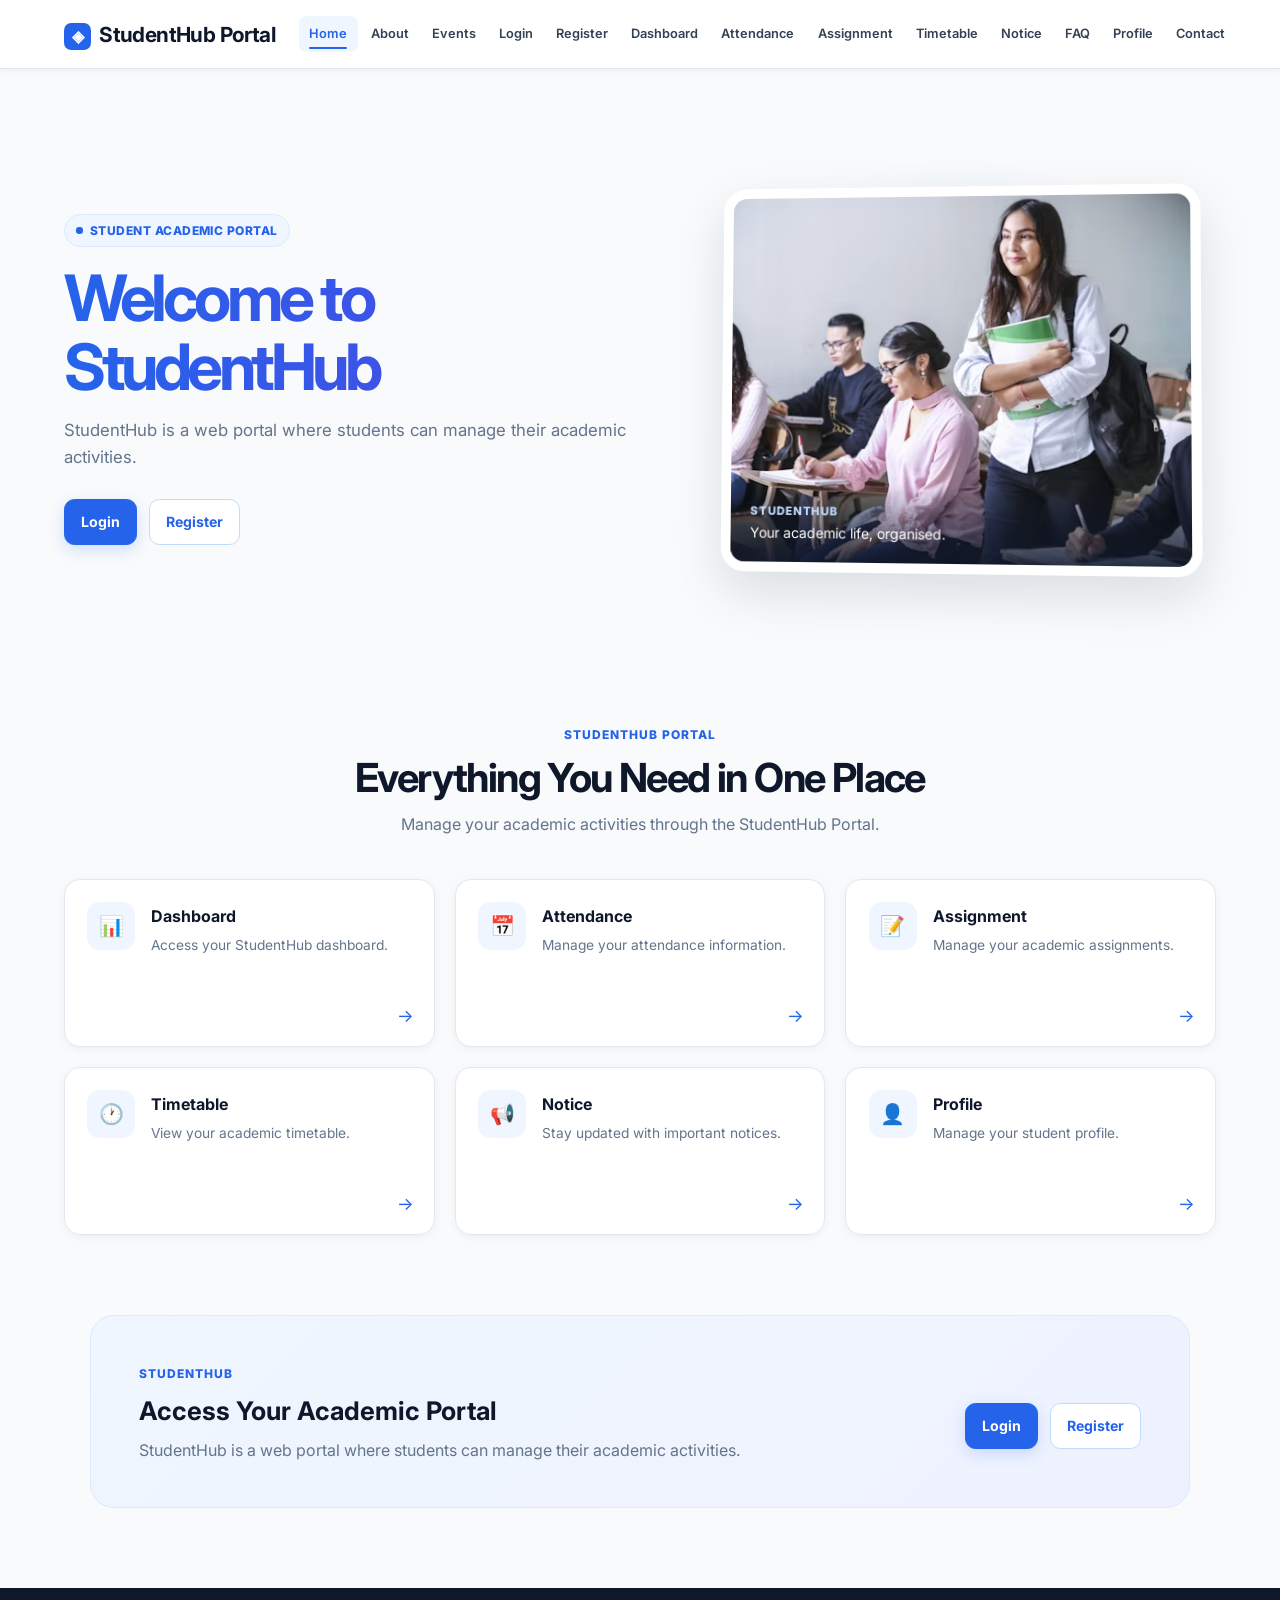
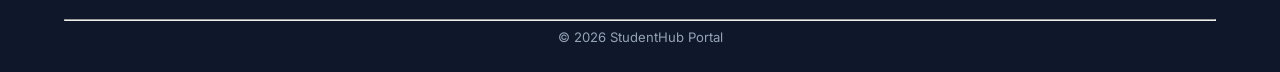
<file: pages/index.html>
<!DOCTYPE html>
<html lang="en">

<head>
    <meta charset="UTF-8">

    <meta name="viewport" content="width=device-width, initial-scale=1.0">

    <meta name="description"
        content="StudentHub Portal - Manage your academic activities in one place.">

    <title>StudentHub - Home</title>

    <link rel="stylesheet" href="../style.css">
   
</head>

<body>

    <!-- ================= HEADER ================= -->
    <header>

        <div class="logo-section">
            <h1>StudentHub Portal</h1>
        </div>

        <nav aria-label="Main Navigation">

            <a href="index.html">Home</a>

            <a href="about.html">About</a>

            <a href="events.html">Events</a>

            <a href="login.html">Login</a>

            <a href="register.html">Register</a>

            <a href="dashboard.html">Dashboard</a>

            <a href="attendance.html">Attendance</a>

            <a href="assignment.html">Assignment</a>

            <a href="timetable.html">Timetable</a>

            <a href="notice.html">Notice</a>

            <a href="faq.html">FAQ</a>

            <a href="profile.html">Profile</a>

            <a href="contact.html">Contact</a>

        </nav>

    </header>


    <!-- ================= MAIN CONTENT ================= -->
    <main>

        <!-- Hero Section -->
        <section class="hero">

            <div class="hero-content">

                <span class="hero-badge">
                    Student Academic Portal
                </span>

                <h2>
                    Welcome to StudentHub
                </h2>

                <p>
                    StudentHub is a web portal where students can manage their academic activities.
                </p>

                <div class="hero-buttons">

                    <a href="login.html" class="btn">
                        Login
                    </a>

                    <a href="register.html" class="btn btn-secondary">
                        Register
                    </a>

                </div>

            </div>


            <div class="hero-visual">

                <figure class="hero-photo">
                    <img
                        src="../assets/student-classroom.png"
                        alt="University students attending a class"
                    >
                    <figcaption>
                        <span>StudentHub</span>
                        Your academic life, organised.
                    </figcaption>
                </figure>

            </div>

        </section>


        <!-- ================= FEATURES ================= -->
        <section class="features">

            <div class="section-heading">

                <span>StudentHub Portal</span>

                <h3>
                    Everything You Need in One Place
                </h3>

                <p>
                    Manage your academic activities through the StudentHub Portal.
                </p>

            </div>


            <div class="feature-grid">


                <!-- Dashboard -->
                <a href="dashboard.html" class="feature-card">

                    <div class="feature-icon">
                        📊
                    </div>

                    <div>
                        <h4>Dashboard</h4>

                        <p>
                            Access your StudentHub dashboard.
                        </p>
                    </div>

                    <span class="feature-arrow">
                        →
                    </span>

                </a>


                <!-- Attendance -->
                <a href="attendance.html" class="feature-card">

                    <div class="feature-icon">
                        📅
                    </div>

                    <div>
                        <h4>Attendance</h4>

                        <p>
                            Manage your attendance information.
                        </p>
                    </div>

                    <span class="feature-arrow">
                        →
                    </span>

                </a>


                <!-- Assignment -->
                <a href="assignment.html" class="feature-card">

                    <div class="feature-icon">
                        📝
                    </div>

                    <div>
                        <h4>Assignment</h4>

                        <p>
                            Manage your academic assignments.
                        </p>
                    </div>

                    <span class="feature-arrow">
                        →
                    </span>

                </a>


                <!-- Timetable -->
                <a href="timetable.html" class="feature-card">

                    <div class="feature-icon">
                        🕐
                    </div>

                    <div>
                        <h4>Timetable</h4>

                        <p>
                            View your academic timetable.
                        </p>
                    </div>

                    <span class="feature-arrow">
                        →
                    </span>

                </a>


                <!-- Notice -->
                <a href="notice.html" class="feature-card">

                    <div class="feature-icon">
                        📢
                    </div>

                    <div>
                        <h4>Notice</h4>

                        <p>
                            Stay updated with important notices.
                        </p>
                    </div>

                    <span class="feature-arrow">
                        →
                    </span>

                </a>


                <!-- Profile -->
                <a href="profile.html" class="feature-card">

                    <div class="feature-icon">
                        👤
                    </div>

                    <div>
                        <h4>Profile</h4>

                        <p>
                            Manage your student profile.
                        </p>
                    </div>

                    <span class="feature-arrow">
                        →
                    </span>

                </a>

            </div>

        </section>


        <!-- ================= PORTAL ACCESS ================= -->
        <section class="portal-access">

            <div>

                <span class="section-label">
                    StudentHub
                </span>

                <h3>
                    Access Your Academic Portal
                </h3>

                <p>
                    StudentHub is a web portal where students can manage their academic activities.
                </p>

            </div>


            <div class="access-buttons">

                <a href="login.html" class="btn">
                    Login
                </a>

                <a href="register.html" class="btn btn-secondary">
                    Register
                </a>

            </div>

        </section>

    </main>


    <!-- ================= FOOTER ================= -->
    <footer>

        <hr>

        <p>
            © 2026 StudentHub Portal
        </p>

    </footer>


    <!-- ================= JAVASCRIPT ================= -->
<script src="../js/script.js"></script>
</body>

</html>
</file>
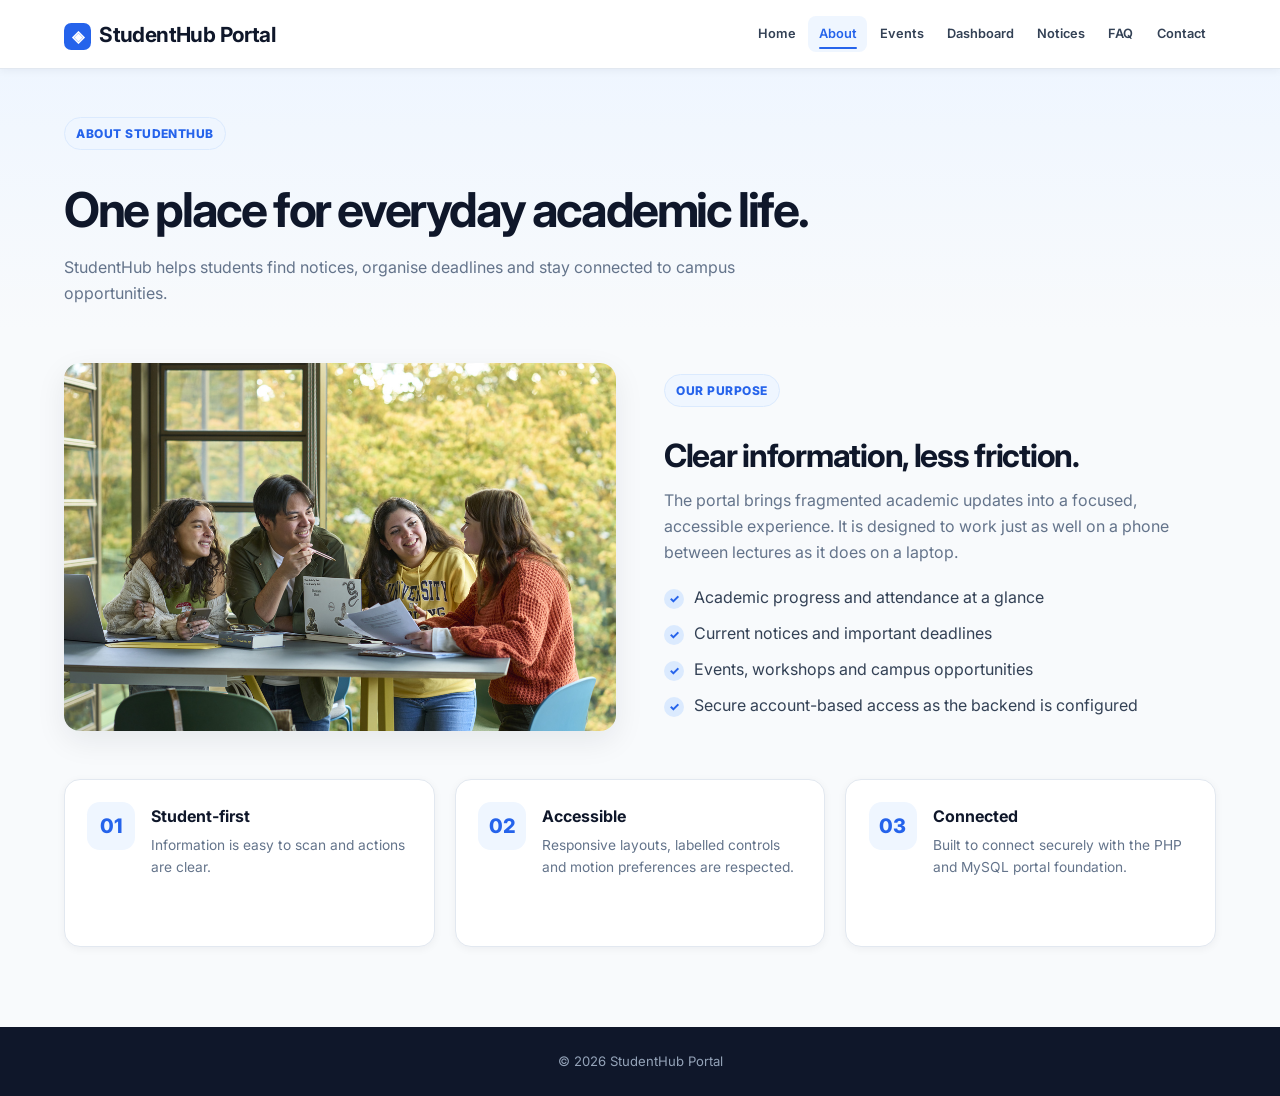
<file: pages/about.html>
<!doctype html><html lang="en"><head><meta charset="utf-8"><meta name="viewport" content="width=device-width,initial-scale=1"><title>About | StudentHub</title><link rel="stylesheet" href="../style.css"><link rel="stylesheet" href="../portal.css"></head><body><header><div class="logo-section"><h1>StudentHub Portal</h1></div><nav aria-label="Main navigation"><a href="index.html">Home</a><a href="about.html">About</a><a href="events.html">Events</a><a href="dashboard.html">Dashboard</a><a href="notice.html">Notices</a><a href="faq.html">FAQ</a><a href="contact.html">Contact</a></nav></header><main><section class="page-hero"><div class="inner"><span class="eyebrow">About StudentHub</span><h2>One place for everyday academic life.</h2><p>StudentHub helps students find notices, organise deadlines and stay connected to campus opportunities.</p></div></section><section class="page-shell"><div class="about-layout"><img src="../assets/DSC2576.jpg" alt="Students in a campus learning space"><div><span class="eyebrow">Our purpose</span><h2>Clear information, less friction.</h2><p class="muted">The portal brings fragmented academic updates into a focused, accessible experience. It is designed to work just as well on a phone between lectures as it does on a laptop.</p><ul class="check-list"><li>Academic progress and attendance at a glance</li><li>Current notices and important deadlines</li><li>Events, workshops and campus opportunities</li><li>Secure account-based access as the backend is configured</li></ul></div></div><div class="feature-grid"><article class="feature-card"><div class="feature-icon">01</div><div><h4>Student-first</h4><p>Information is easy to scan and actions are clear.</p></div></article><article class="feature-card"><div class="feature-icon">02</div><div><h4>Accessible</h4><p>Responsive layouts, labelled controls and motion preferences are respected.</p></div></article><article class="feature-card"><div class="feature-icon">03</div><div><h4>Connected</h4><p>Built to connect securely with the PHP and MySQL portal foundation.</p></div></article></div></section></main><footer><p>© 2026 StudentHub Portal</p></footer><script src="../js/script.js"></script></body></html>
</file>
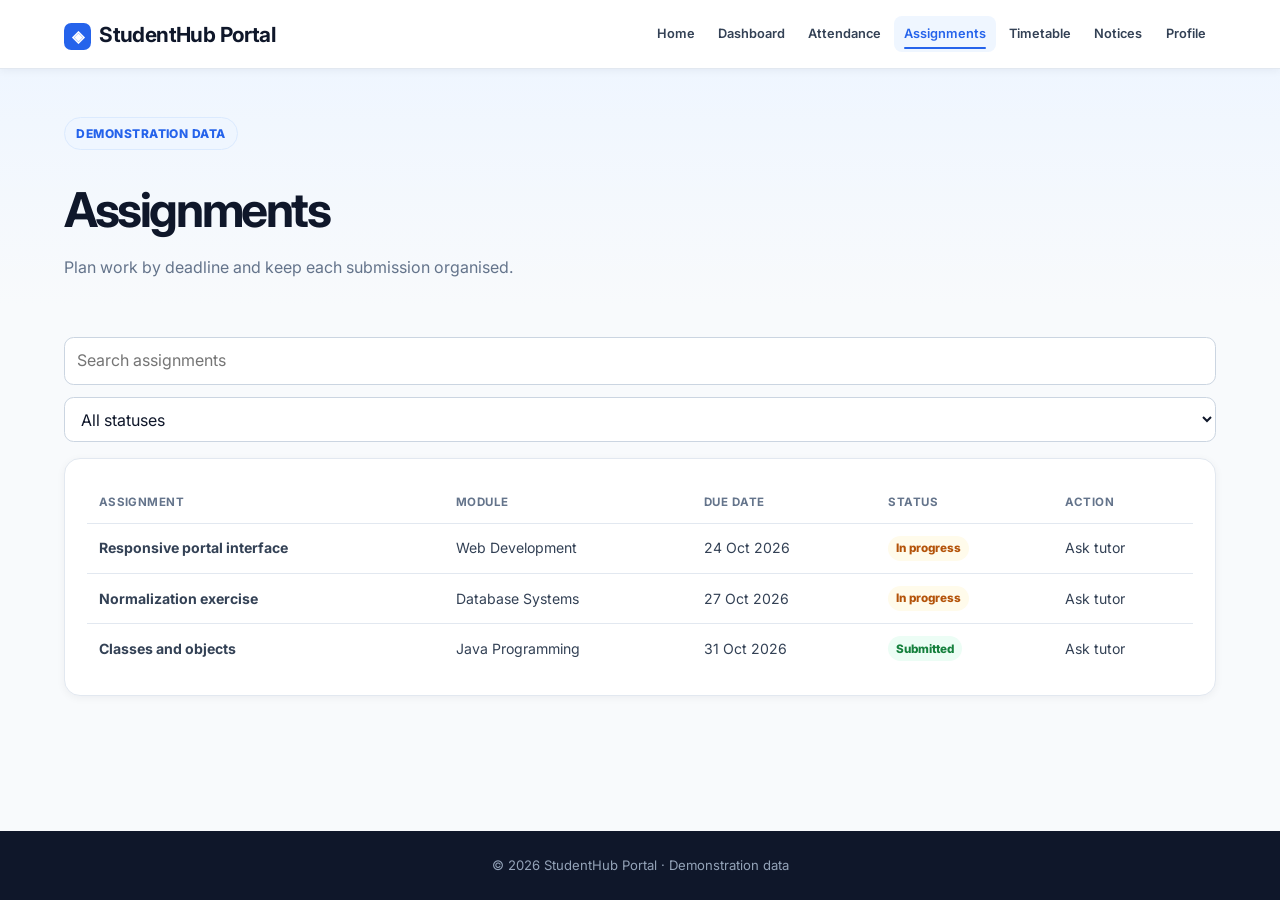
<file: pages/assignment.html>
<!doctype html><html lang="en"><head><meta charset="utf-8"><meta name="viewport" content="width=device-width,initial-scale=1"><title>Assignments | StudentHub</title><link rel="stylesheet" href="../style.css"></head><body><header><div class="logo-section"><h1>StudentHub Portal</h1></div><nav aria-label="Main navigation"><a href="index.html">Home</a><a href="dashboard.html">Dashboard</a><a href="attendance.html">Attendance</a><a href="assignment.html">Assignments</a><a href="timetable.html">Timetable</a><a href="notice.html">Notices</a><a href="profile.html">Profile</a></nav></header><main><section class="page-hero"><div class="inner"><span class="eyebrow">Demonstration data</span><h2>Assignments</h2><p>Plan work by deadline and keep each submission organised.</p></div></section><section class="page-shell"><div class="search-row"><input data-table-search="#assignmentTable" type="search" aria-label="Search assignments" placeholder="Search assignments"><select aria-label="Filter by status"><option>All statuses</option><option>In progress</option><option>Submitted</option></select></div><article class="card"><table id="assignmentTable" class="data-table"><thead><tr><th>Assignment</th><th>Module</th><th>Due date</th><th>Status</th><th>Action</th></tr></thead><tbody><tr><td><strong>Responsive portal interface</strong></td><td>Web Development</td><td>24 Oct 2026</td><td><span class="status warning">In progress</span></td><td><a href="contact.html">Ask tutor</a></td></tr><tr><td><strong>Normalization exercise</strong></td><td>Database Systems</td><td>27 Oct 2026</td><td><span class="status warning">In progress</span></td><td><a href="contact.html">Ask tutor</a></td></tr><tr><td><strong>Classes and objects</strong></td><td>Java Programming</td><td>31 Oct 2026</td><td><span class="status">Submitted</span></td><td><a href="contact.html">Ask tutor</a></td></tr></tbody></table></article></section></main><footer><p>© 2026 StudentHub Portal · Demonstration data</p></footer><script src="../js/script.js"></script></body></html>
</file>
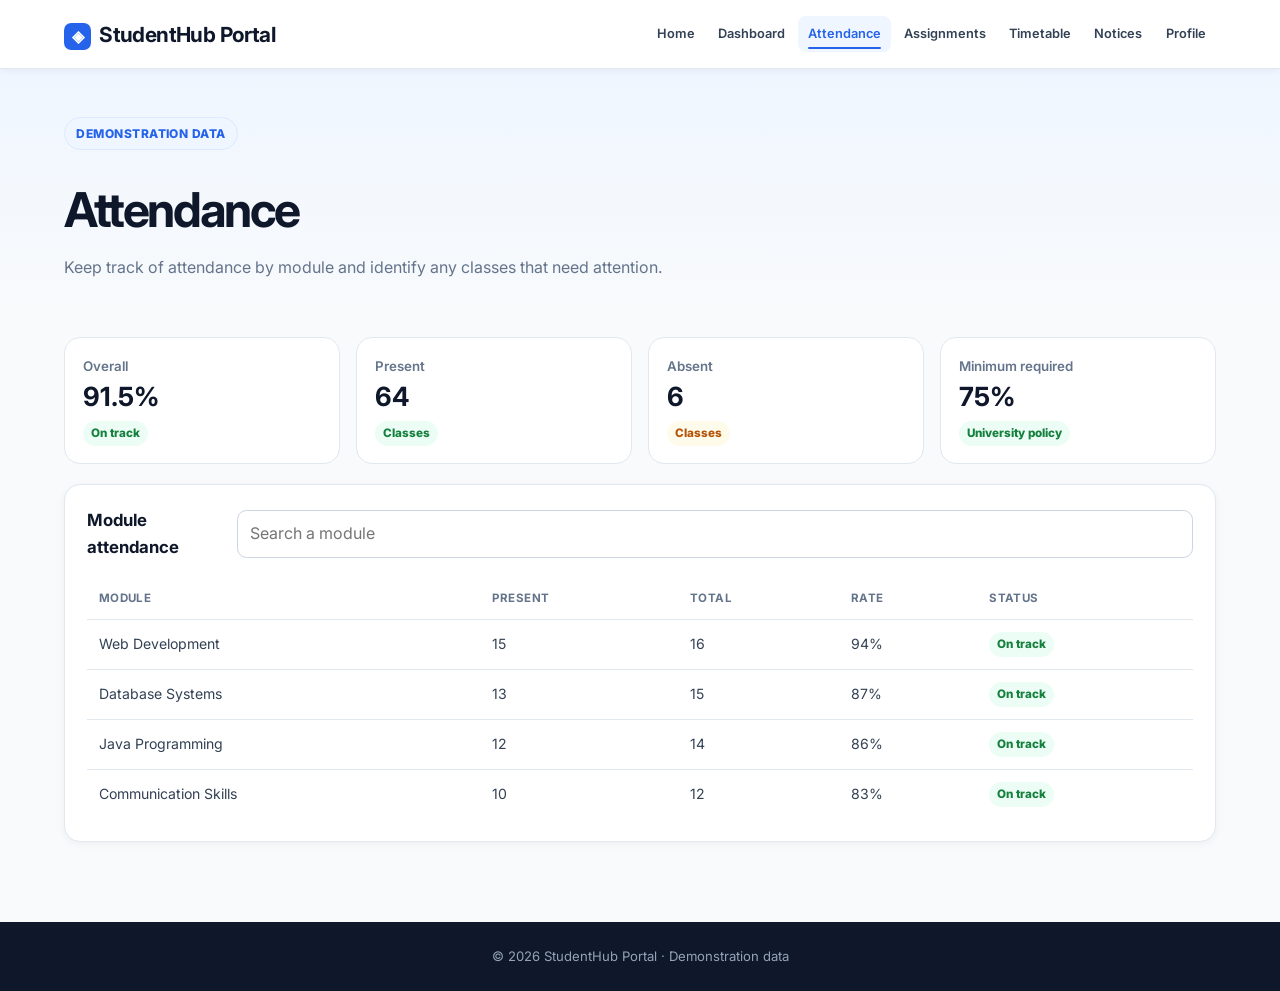
<file: pages/attendance.html>
<!doctype html><html lang="en"><head><meta charset="utf-8"><meta name="viewport" content="width=device-width,initial-scale=1"><title>Attendance | StudentHub</title><link rel="stylesheet" href="../style.css"></head><body><header><div class="logo-section"><h1>StudentHub Portal</h1></div><nav aria-label="Main navigation"><a href="index.html">Home</a><a href="dashboard.html">Dashboard</a><a href="attendance.html">Attendance</a><a href="assignment.html">Assignments</a><a href="timetable.html">Timetable</a><a href="notice.html">Notices</a><a href="profile.html">Profile</a></nav></header><main><section class="page-hero"><div class="inner"><span class="eyebrow">Demonstration data</span><h2>Attendance</h2><p>Keep track of attendance by module and identify any classes that need attention.</p></div></section><section class="page-shell"><div class="stats-grid"><article class="stat-card"><small>Overall</small><strong>91.5%</strong><span class="status">On track</span></article><article class="stat-card"><small>Present</small><strong>64</strong><span class="status">Classes</span></article><article class="stat-card"><small>Absent</small><strong>6</strong><span class="status warning">Classes</span></article><article class="stat-card"><small>Minimum required</small><strong>75%</strong><span class="status">University policy</span></article></div><article class="card"><div class="card-head"><h3>Module attendance</h3><input data-table-search="#attendanceTable" type="search" aria-label="Search modules" placeholder="Search a module"></div><table id="attendanceTable" class="data-table"><thead><tr><th>Module</th><th>Present</th><th>Total</th><th>Rate</th><th>Status</th></tr></thead><tbody><tr><td>Web Development</td><td>15</td><td>16</td><td>94%</td><td><span class="status">On track</span></td></tr><tr><td>Database Systems</td><td>13</td><td>15</td><td>87%</td><td><span class="status">On track</span></td></tr><tr><td>Java Programming</td><td>12</td><td>14</td><td>86%</td><td><span class="status">On track</span></td></tr><tr><td>Communication Skills</td><td>10</td><td>12</td><td>83%</td><td><span class="status">On track</span></td></tr></tbody></table></article></section></main><footer><p>© 2026 StudentHub Portal · Demonstration data</p></footer><script src="../js/script.js"></script></body></html>
</file>
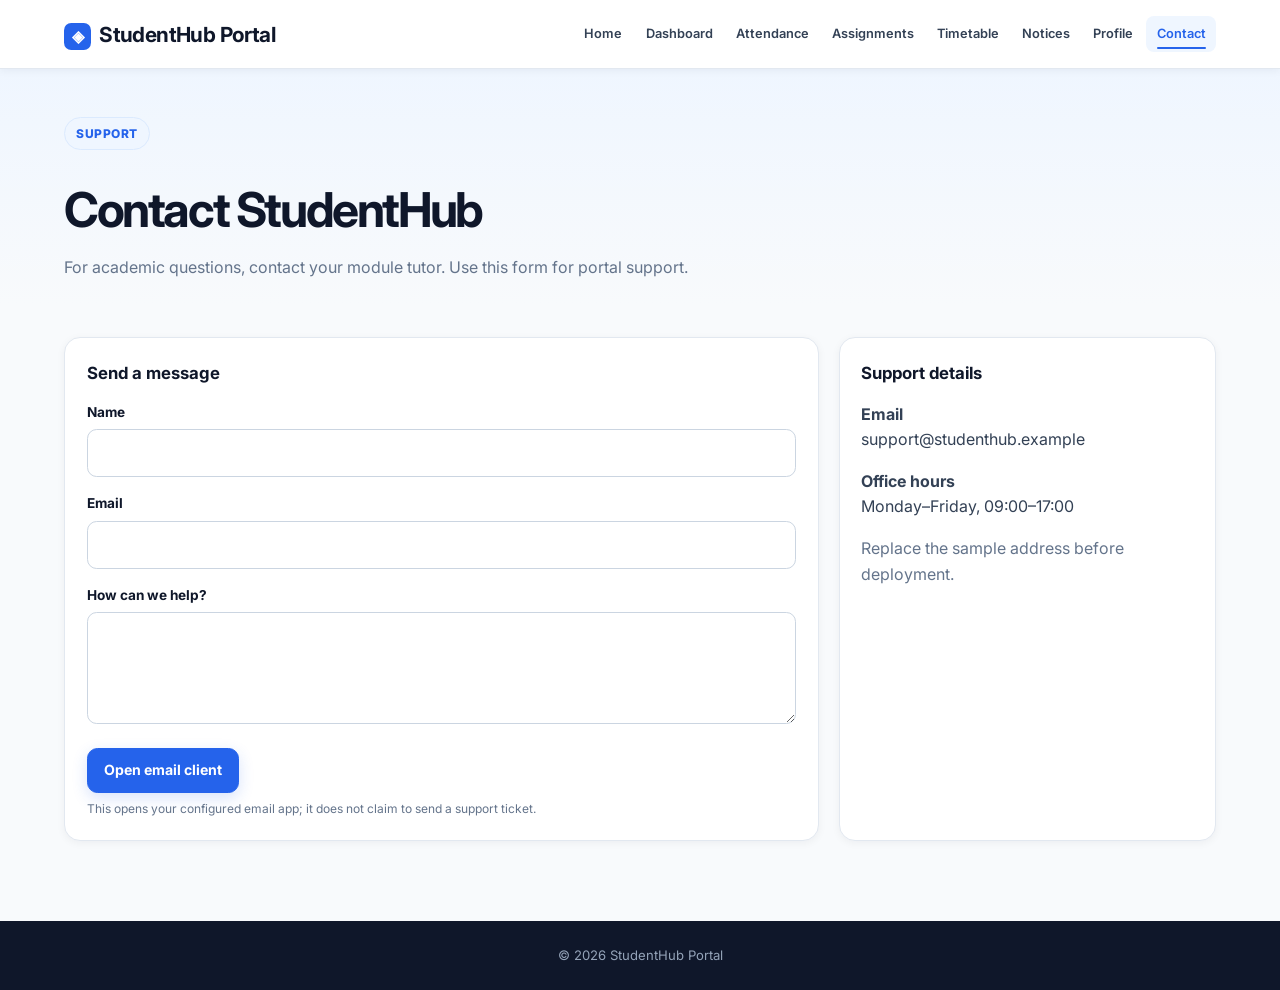
<file: pages/contact.html>
<!doctype html><html lang="en"><head><meta charset="utf-8"><meta name="viewport" content="width=device-width,initial-scale=1"><title>Contact | StudentHub</title><link rel="stylesheet" href="../style.css"></head><body><header><div class="logo-section"><h1>StudentHub Portal</h1></div><nav aria-label="Main navigation"><a href="index.html">Home</a><a href="dashboard.html">Dashboard</a><a href="attendance.html">Attendance</a><a href="assignment.html">Assignments</a><a href="timetable.html">Timetable</a><a href="notice.html">Notices</a><a href="profile.html">Profile</a><a href="contact.html">Contact</a></nav></header><main><section class="page-hero"><div class="inner"><span class="eyebrow">Support</span><h2>Contact StudentHub</h2><p>For academic questions, contact your module tutor. Use this form for portal support.</p></div></section><section class="page-shell"><div class="page-grid"><form class="card" action="mailto:support@studenthub.example" method="post" enctype="text/plain"><h3>Send a message</h3><div class="form-group"><label for="contactName">Name</label><input id="contactName" name="name" required></div><div class="form-group"><label for="contactEmail">Email</label><input id="contactEmail" name="email" type="email" required></div><div class="form-group"><label for="message">How can we help?</label><textarea id="message" name="message" required></textarea></div><button class="btn" type="submit">Open email client</button><p class="form-hint">This opens your configured email app; it does not claim to send a support ticket.</p></form><aside class="card"><h3>Support details</h3><p><strong>Email</strong><br><a href="mailto:support@studenthub.example">support@studenthub.example</a></p><p><strong>Office hours</strong><br>Monday–Friday, 09:00–17:00</p><p class="muted">Replace the sample address before deployment.</p></aside></div></section></main><footer><p>© 2026 StudentHub Portal</p></footer><script src="../js/script.js"></script></body></html>
</file>
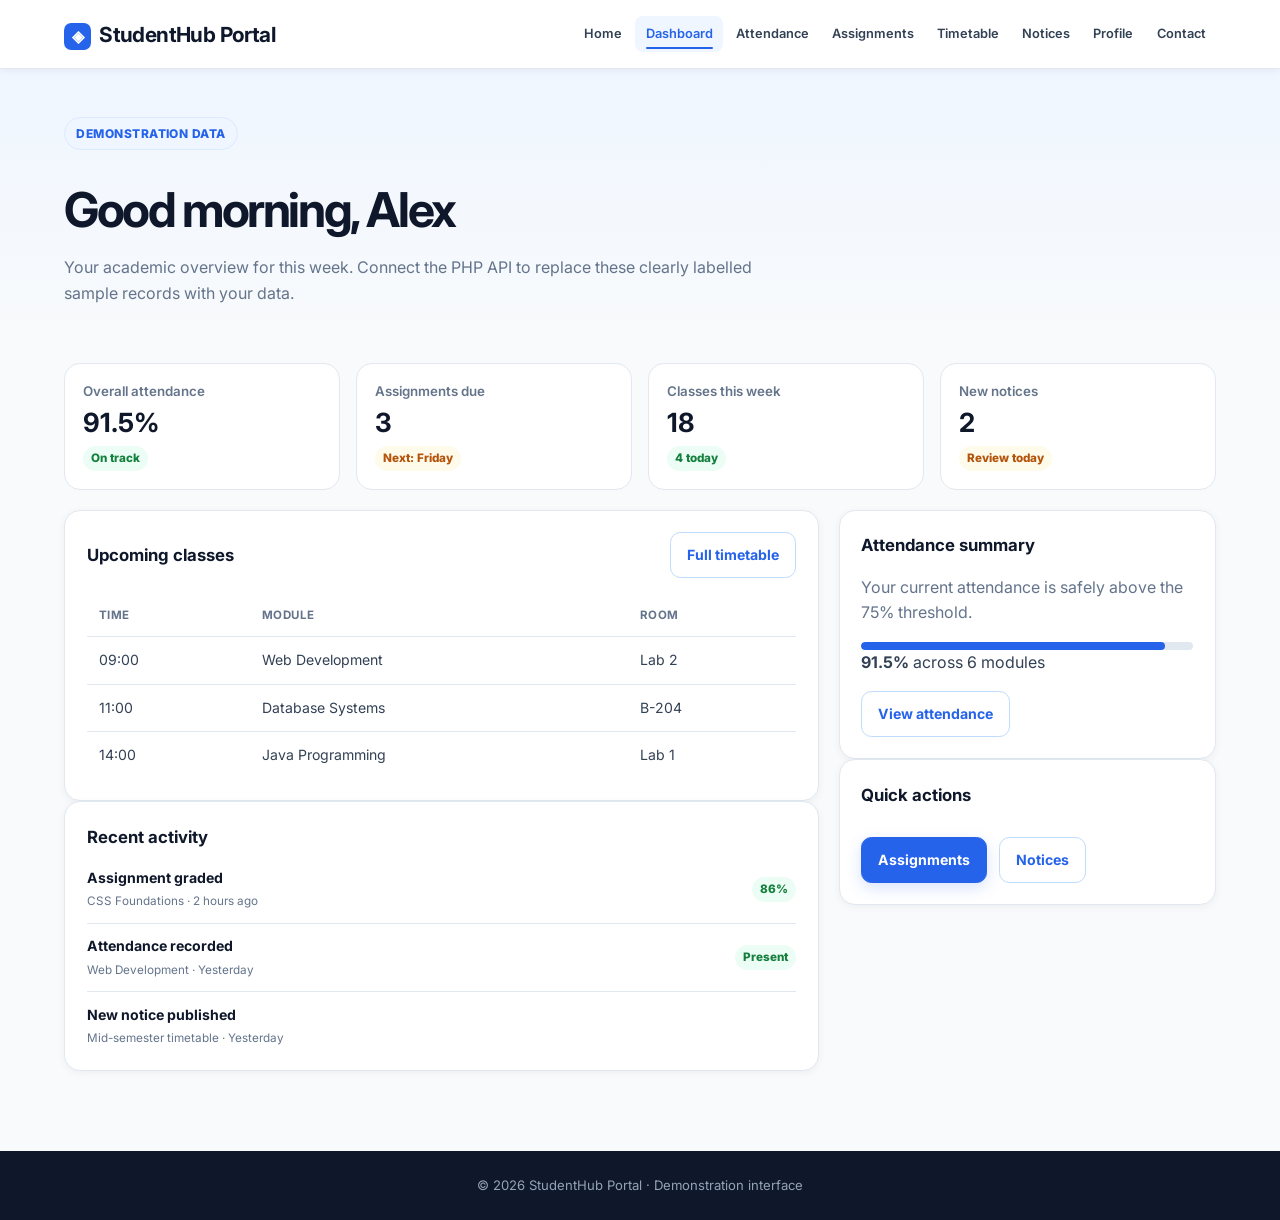
<file: pages/dashboard.html>
<!doctype html><html lang="en"><head><meta charset="utf-8"><meta name="viewport" content="width=device-width,initial-scale=1"><title>Dashboard | StudentHub</title><link rel="stylesheet" href="../style.css"></head><body><header><div class="logo-section"><h1>StudentHub Portal</h1></div><nav aria-label="Main navigation"><a href="index.html">Home</a><a href="dashboard.html">Dashboard</a><a href="attendance.html">Attendance</a><a href="assignment.html">Assignments</a><a href="timetable.html">Timetable</a><a href="notice.html">Notices</a><a href="profile.html">Profile</a><a href="contact.html">Contact</a></nav></header><main><section class="page-hero"><div class="inner"><span class="eyebrow">Demonstration data</span><h2>Good morning, Alex</h2><p>Your academic overview for this week. Connect the PHP API to replace these clearly labelled sample records with your data.</p></div></section><section class="page-shell"><div class="stats-grid"><article class="stat-card"><small>Overall attendance</small><strong>91.5%</strong><span class="status">On track</span></article><article class="stat-card"><small>Assignments due</small><strong>3</strong><span class="status warning">Next: Friday</span></article><article class="stat-card"><small>Classes this week</small><strong>18</strong><span class="status">4 today</span></article><article class="stat-card"><small>New notices</small><strong>2</strong><span class="status warning">Review today</span></article></div><div class="page-grid"><div><article class="card"><div class="card-head"><h3>Upcoming classes</h3><a class="btn btn-secondary" href="timetable.html">Full timetable</a></div><table class="data-table"><thead><tr><th>Time</th><th>Module</th><th>Room</th></tr></thead><tbody><tr><td>09:00</td><td>Web Development</td><td>Lab 2</td></tr><tr><td>11:00</td><td>Database Systems</td><td>B-204</td></tr><tr><td>14:00</td><td>Java Programming</td><td>Lab 1</td></tr></tbody></table></article><article class="card"><div class="card-head"><h3>Recent activity</h3></div><ul class="list"><li class="list-item"><span><strong>Assignment graded</strong><small>CSS Foundations · 2 hours ago</small></span><span class="status">86%</span></li><li class="list-item"><span><strong>Attendance recorded</strong><small>Web Development · Yesterday</small></span><span class="status">Present</span></li><li class="list-item"><span><strong>New notice published</strong><small>Mid-semester timetable · Yesterday</small></span></li></ul></article></div><aside><article class="card"><h3>Attendance summary</h3><p class="muted">Your current attendance is safely above the 75% threshold.</p><div class="progress" aria-label="Attendance 91.5 percent"><span style="width:91.5%"></span></div><p><strong>91.5%</strong> across 6 modules</p><a href="attendance.html" class="btn btn-secondary">View attendance</a></article><article class="card"><h3>Quick actions</h3><div class="action-row"><a class="btn" href="assignment.html">Assignments</a><a class="btn btn-secondary" href="notice.html">Notices</a></div></article></aside></div></section></main><footer><p>© 2026 StudentHub Portal · Demonstration interface</p></footer><script src="../js/script.js"></script></body></html>
</file>
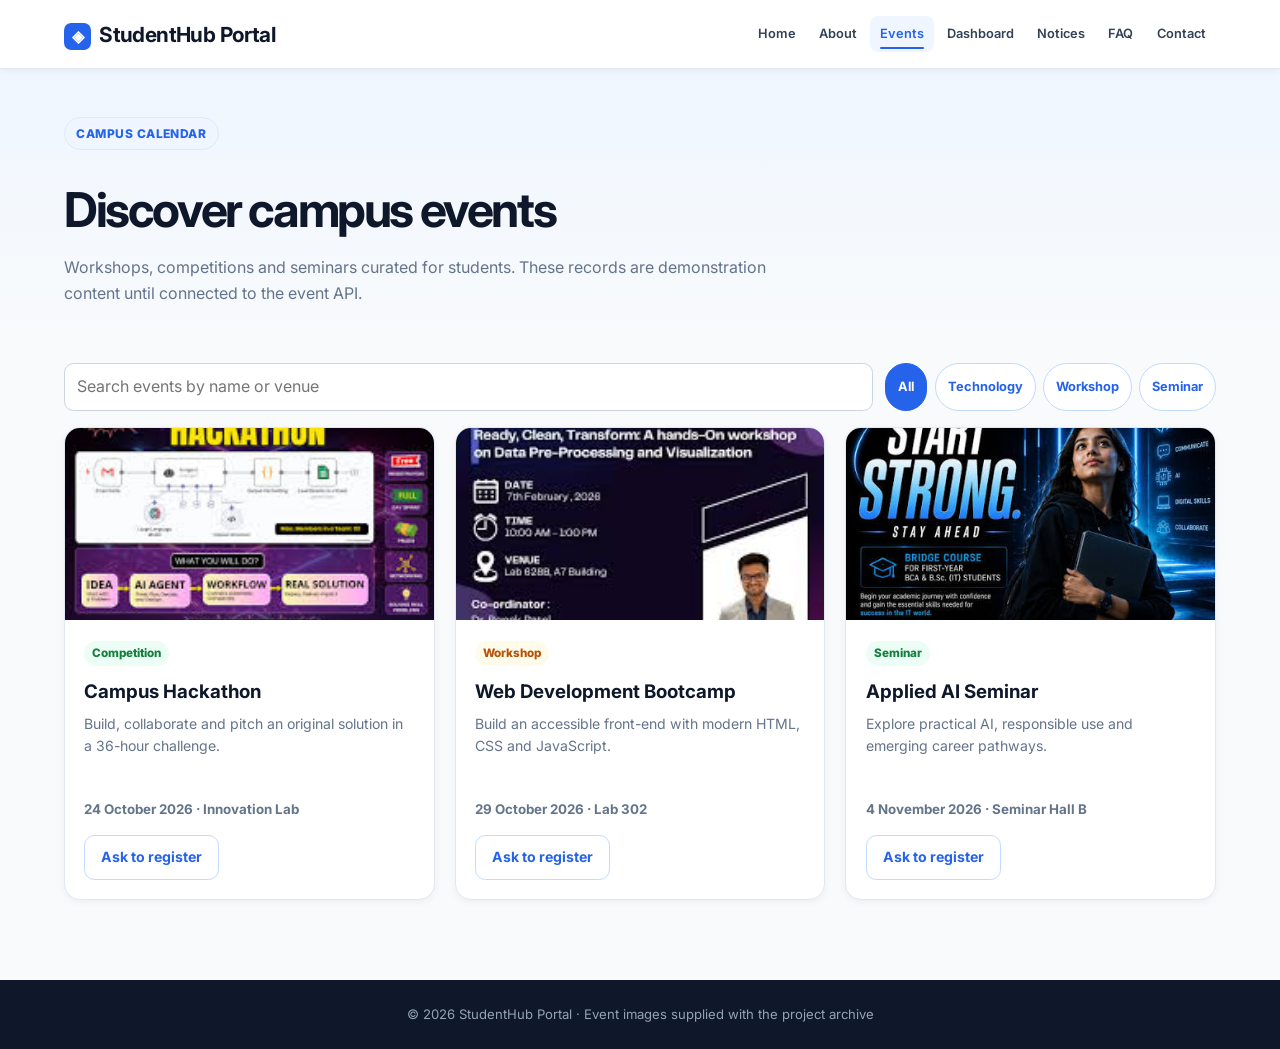
<file: pages/events.html>
<!doctype html><html lang="en"><head><meta charset="utf-8"><meta name="viewport" content="width=device-width,initial-scale=1"><title>Campus Events | StudentHub</title><link rel="stylesheet" href="../style.css"><link rel="stylesheet" href="../portal.css"></head><body><header><div class="logo-section"><h1>StudentHub Portal</h1></div><nav aria-label="Main navigation"><a href="index.html">Home</a><a href="about.html">About</a><a href="events.html">Events</a><a href="dashboard.html">Dashboard</a><a href="notice.html">Notices</a><a href="faq.html">FAQ</a><a href="contact.html">Contact</a></nav></header><main><section class="page-hero"><div class="inner"><span class="eyebrow">Campus calendar</span><h2>Discover campus events</h2><p>Workshops, competitions and seminars curated for students. These records are demonstration content until connected to the event API.</p></div></section><section class="page-shell"><div class="search-row"><input id="eventSearch" type="search" placeholder="Search events by name or venue" aria-label="Search events"><div class="filter-buttons" role="group" aria-label="Event category"><button class="filter-pill active" type="button" data-event-filter="all">All</button><button class="filter-pill" type="button" data-event-filter="tech">Technology</button><button class="filter-pill" type="button" data-event-filter="workshop">Workshop</button><button class="filter-pill" type="button" data-event-filter="seminar">Seminar</button></div></div><div class="event-grid" id="eventGrid"><article class="event-card" data-category="tech"><img src="../assets/hackthon.jpg" alt="Hackathon participants working together"><div><span class="status">Competition</span><h3>Campus Hackathon</h3><p>Build, collaborate and pitch an original solution in a 36-hour challenge.</p><small>24 October 2026 · Innovation Lab</small><a class="btn btn-secondary" href="contact.html">Ask to register</a></div></article><article class="event-card" data-category="workshop"><img src="../assets/workshop.jpg" alt="Web development workshop"><div><span class="status warning">Workshop</span><h3>Web Development Bootcamp</h3><p>Build an accessible front-end with modern HTML, CSS and JavaScript.</p><small>29 October 2026 · Lab 302</small><a class="btn btn-secondary" href="contact.html">Ask to register</a></div></article><article class="event-card" data-category="seminar"><img src="../assets/ai.jpg" alt="Artificial intelligence themed event"><div><span class="status">Seminar</span><h3>Applied AI Seminar</h3><p>Explore practical AI, responsible use and emerging career pathways.</p><small>4 November 2026 · Seminar Hall B</small><a class="btn btn-secondary" href="contact.html">Ask to register</a></div></article></div><p id="eventEmpty" class="empty-state" hidden>No events match that search.</p></section></main><footer><p>© 2026 StudentHub Portal · Event images supplied with the project archive</p></footer><script src="../js/script.js"></script><script src="../js/portal.js"></script></body></html>
</file>
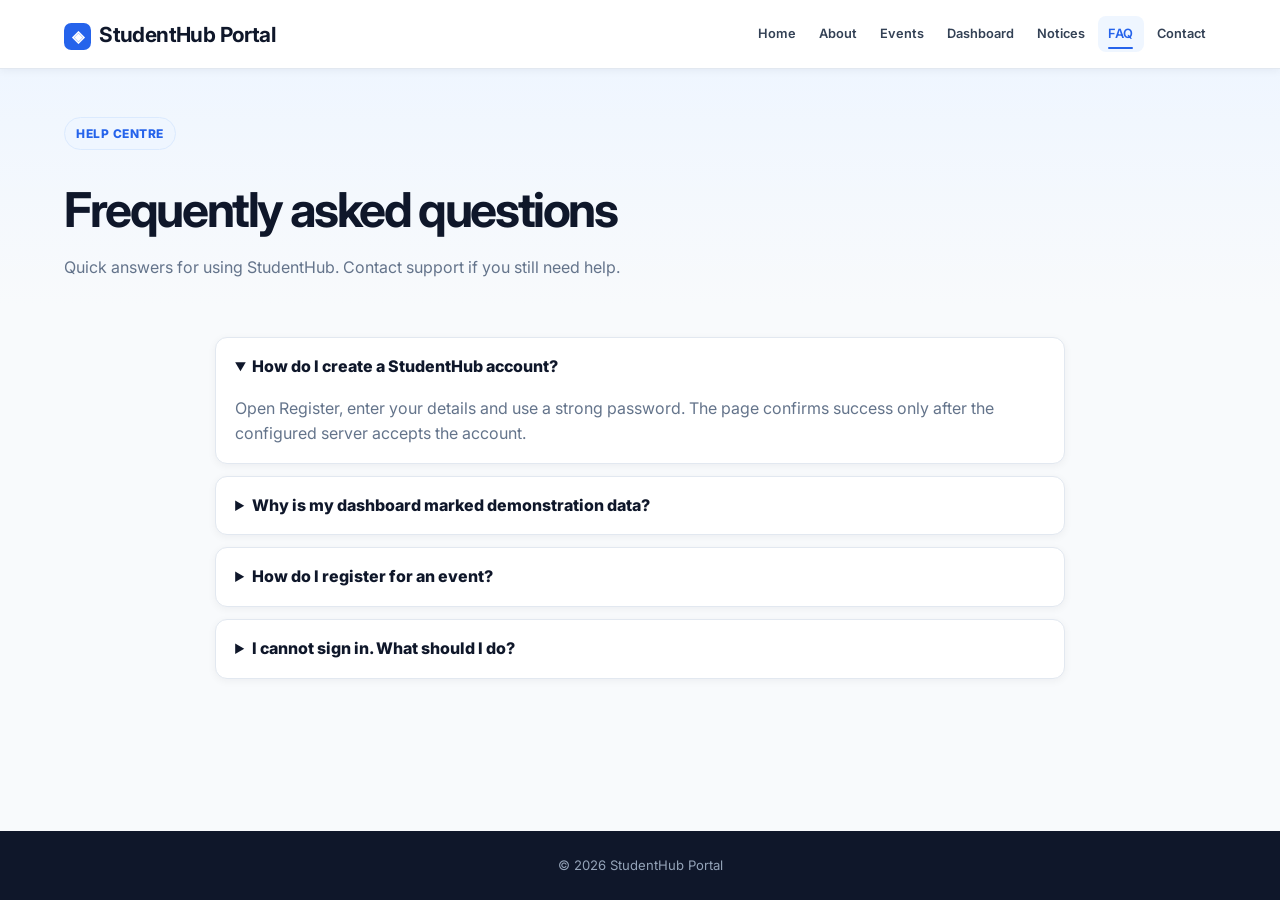
<file: pages/faq.html>
<!doctype html><html lang="en"><head><meta charset="utf-8"><meta name="viewport" content="width=device-width,initial-scale=1"><title>Help & FAQ | StudentHub</title><link rel="stylesheet" href="../style.css"><link rel="stylesheet" href="../portal.css"></head><body><header><div class="logo-section"><h1>StudentHub Portal</h1></div><nav aria-label="Main navigation"><a href="index.html">Home</a><a href="about.html">About</a><a href="events.html">Events</a><a href="dashboard.html">Dashboard</a><a href="notice.html">Notices</a><a href="faq.html">FAQ</a><a href="contact.html">Contact</a></nav></header><main><section class="page-hero"><div class="inner"><span class="eyebrow">Help centre</span><h2>Frequently asked questions</h2><p>Quick answers for using StudentHub. Contact support if you still need help.</p></div></section><section class="page-shell faq-list"><details open><summary>How do I create a StudentHub account?</summary><p>Open Register, enter your details and use a strong password. The page confirms success only after the configured server accepts the account.</p></details><details><summary>Why is my dashboard marked demonstration data?</summary><p>The visible academic records are samples until the authenticated PHP API and institution database are connected.</p></details><details><summary>How do I register for an event?</summary><p>Choose an event and use “Ask to register.” A secure event-registration endpoint can replace this after the backend is configured.</p></details><details><summary>I cannot sign in. What should I do?</summary><p>Check your email and password, then contact the portal support team if the problem continues.</p></details></section></main><footer><p>© 2026 StudentHub Portal</p></footer><script src="../js/script.js"></script></body></html>
</file>
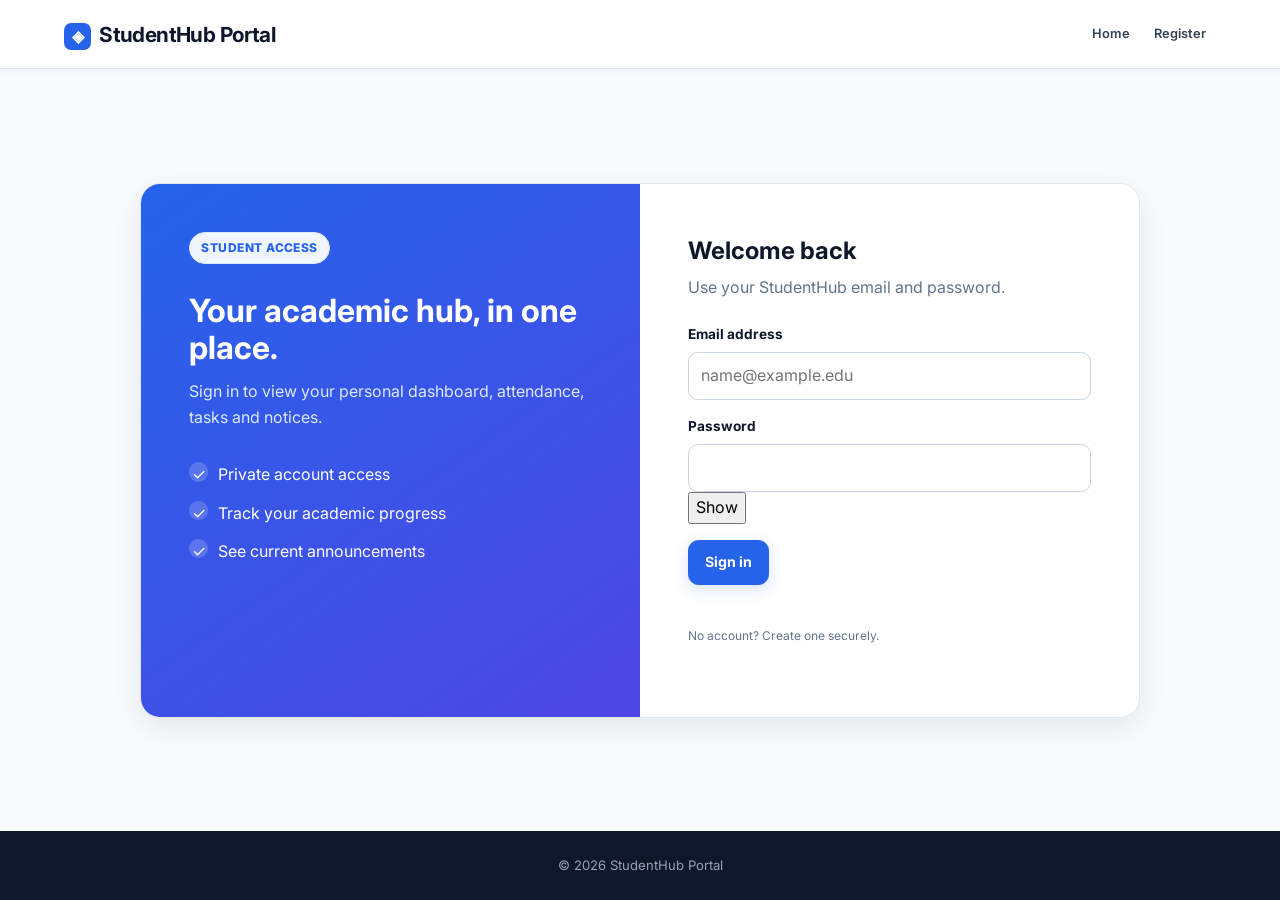
<file: pages/login.html>
<!doctype html><html lang="en"><head><meta charset="utf-8"><meta name="viewport" content="width=device-width,initial-scale=1"><title>Sign in | StudentHub</title><link rel="stylesheet" href="../style.css"></head><body><header><div class="logo-section"><h1>StudentHub Portal</h1></div><nav aria-label="Main navigation"><a href="index.html">Home</a><a href="register.html">Register</a></nav></header><main class="auth-main"><section class="auth-layout"><div class="auth-aside"><span class="eyebrow">Student access</span><h2>Your academic hub, in one place.</h2><p>Sign in to view your personal dashboard, attendance, tasks and notices.</p><ul class="auth-points"><li>Private account access</li><li>Track your academic progress</li><li>See current announcements</li></ul></div><div class="auth-card"><h2>Welcome back</h2><p>Use your StudentHub email and password.</p><form data-api-form="../api/login.php" novalidate><div class="form-group"><label for="email">Email address</label><input id="email" name="email" type="email" autocomplete="email" placeholder="name@example.edu" required></div><div class="form-group"><label for="password">Password</label><div class="password-wrapper"><input id="password" name="password" type="password" autocomplete="current-password" required><button data-password-toggle="#password" type="button" aria-label="Show password">Show</button></div></div><button class="btn" type="submit">Sign in</button><div class="form-message" role="status" aria-live="polite"></div></form><p class="form-hint">No account? <a href="register.html">Create one securely.</a></p></div></section></main><footer><p>© 2026 StudentHub Portal</p></footer><script src="../js/script.js"></script></body></html>
</file>
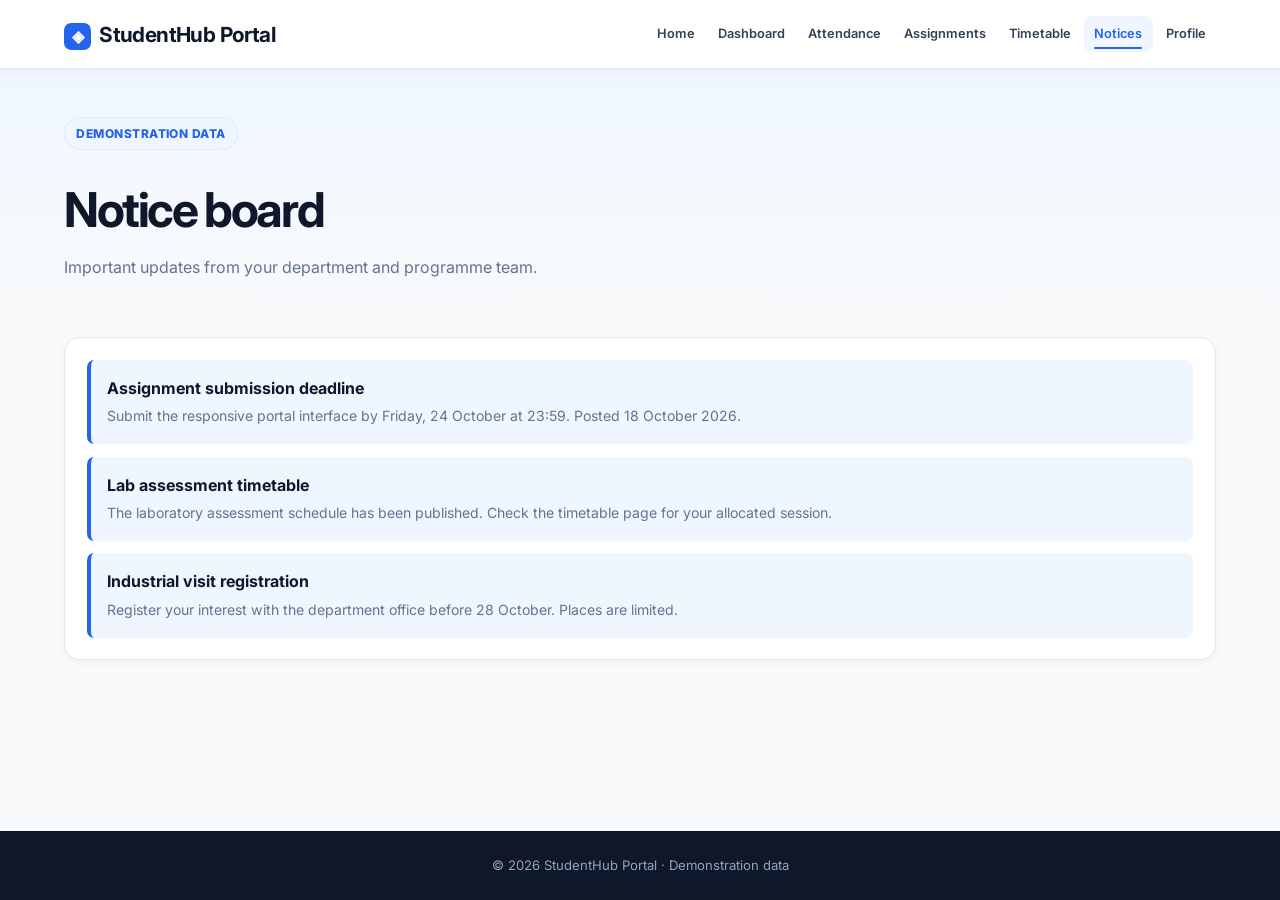
<file: pages/notice.html>
<!doctype html><html lang="en"><head><meta charset="utf-8"><meta name="viewport" content="width=device-width,initial-scale=1"><title>Notices | StudentHub</title><link rel="stylesheet" href="../style.css"></head><body><header><div class="logo-section"><h1>StudentHub Portal</h1></div><nav aria-label="Main navigation"><a href="index.html">Home</a><a href="dashboard.html">Dashboard</a><a href="attendance.html">Attendance</a><a href="assignment.html">Assignments</a><a href="timetable.html">Timetable</a><a href="notice.html">Notices</a><a href="profile.html">Profile</a></nav></header><main><section class="page-hero"><div class="inner"><span class="eyebrow">Demonstration data</span><h2>Notice board</h2><p>Important updates from your department and programme team.</p></div></section><section class="page-shell"><article class="card"><div class="notice"><h4>Assignment submission deadline</h4><p>Submit the responsive portal interface by Friday, 24 October at 23:59. Posted 18 October 2026.</p></div><div class="notice"><h4>Lab assessment timetable</h4><p>The laboratory assessment schedule has been published. Check the timetable page for your allocated session.</p></div><div class="notice"><h4>Industrial visit registration</h4><p>Register your interest with the department office before 28 October. Places are limited.</p></div></article></section></main><footer><p>© 2026 StudentHub Portal · Demonstration data</p></footer><script src="../js/script.js"></script></body></html>
</file>
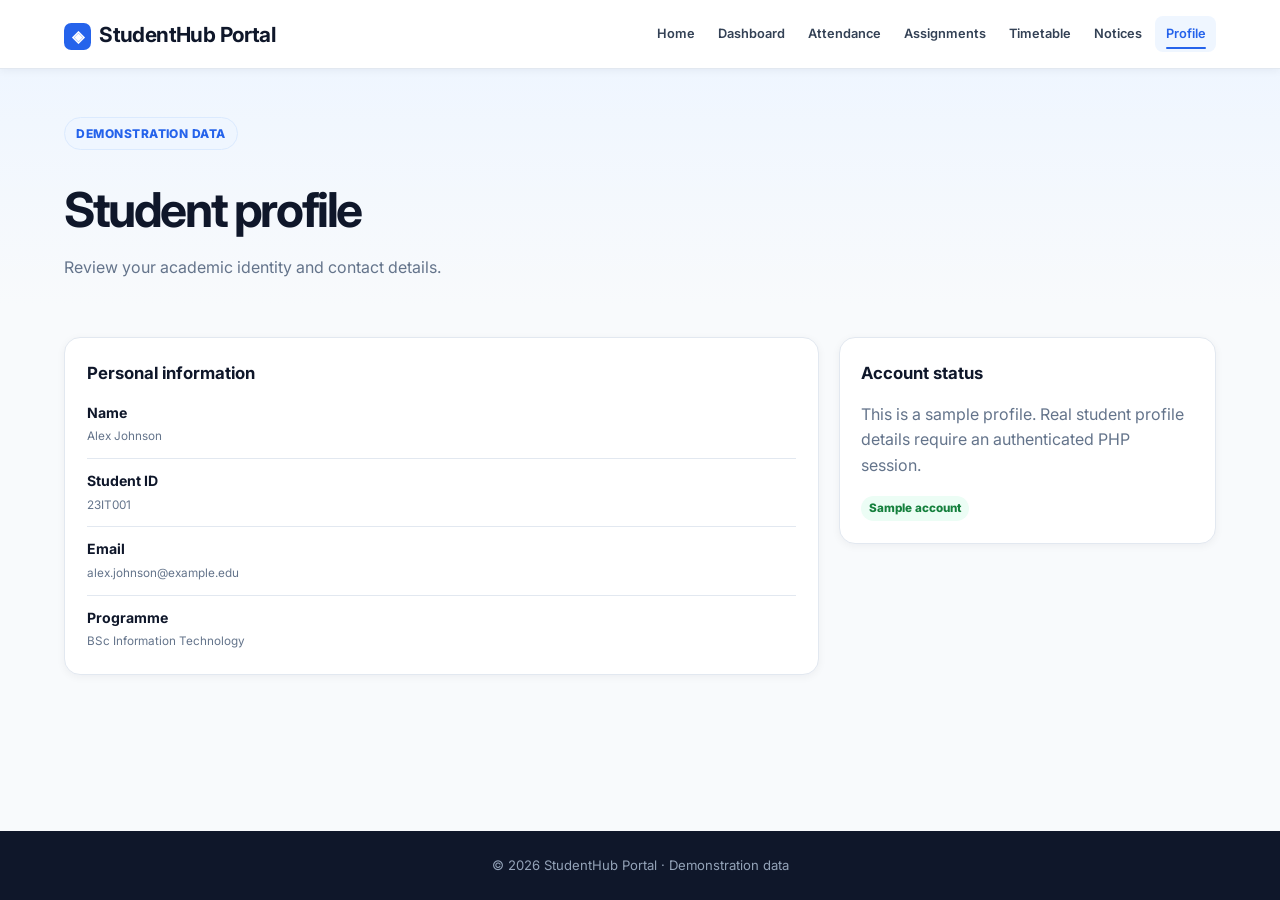
<file: pages/profile.html>
<!doctype html><html lang="en"><head><meta charset="utf-8"><meta name="viewport" content="width=device-width,initial-scale=1"><title>Profile | StudentHub</title><link rel="stylesheet" href="../style.css"></head><body><header><div class="logo-section"><h1>StudentHub Portal</h1></div><nav aria-label="Main navigation"><a href="index.html">Home</a><a href="dashboard.html">Dashboard</a><a href="attendance.html">Attendance</a><a href="assignment.html">Assignments</a><a href="timetable.html">Timetable</a><a href="notice.html">Notices</a><a href="profile.html">Profile</a></nav></header><main><section class="page-hero"><div class="inner"><span class="eyebrow">Demonstration data</span><h2>Student profile</h2><p>Review your academic identity and contact details.</p></div></section><section class="page-shell"><div class="page-grid"><article class="card"><h3>Personal information</h3><dl class="list"><div class="list-item"><span><strong>Name</strong><small>Alex Johnson</small></span></div><div class="list-item"><span><strong>Student ID</strong><small>23IT001</small></span></div><div class="list-item"><span><strong>Email</strong><small>alex.johnson@example.edu</small></span></div><div class="list-item"><span><strong>Programme</strong><small>BSc Information Technology</small></span></div></dl></article><aside><article class="card"><h3>Account status</h3><p class="muted">This is a sample profile. Real student profile details require an authenticated PHP session.</p><span class="status">Sample account</span></article></aside></div></section></main><footer><p>© 2026 StudentHub Portal · Demonstration data</p></footer><script src="../js/script.js"></script></body></html>
</file>
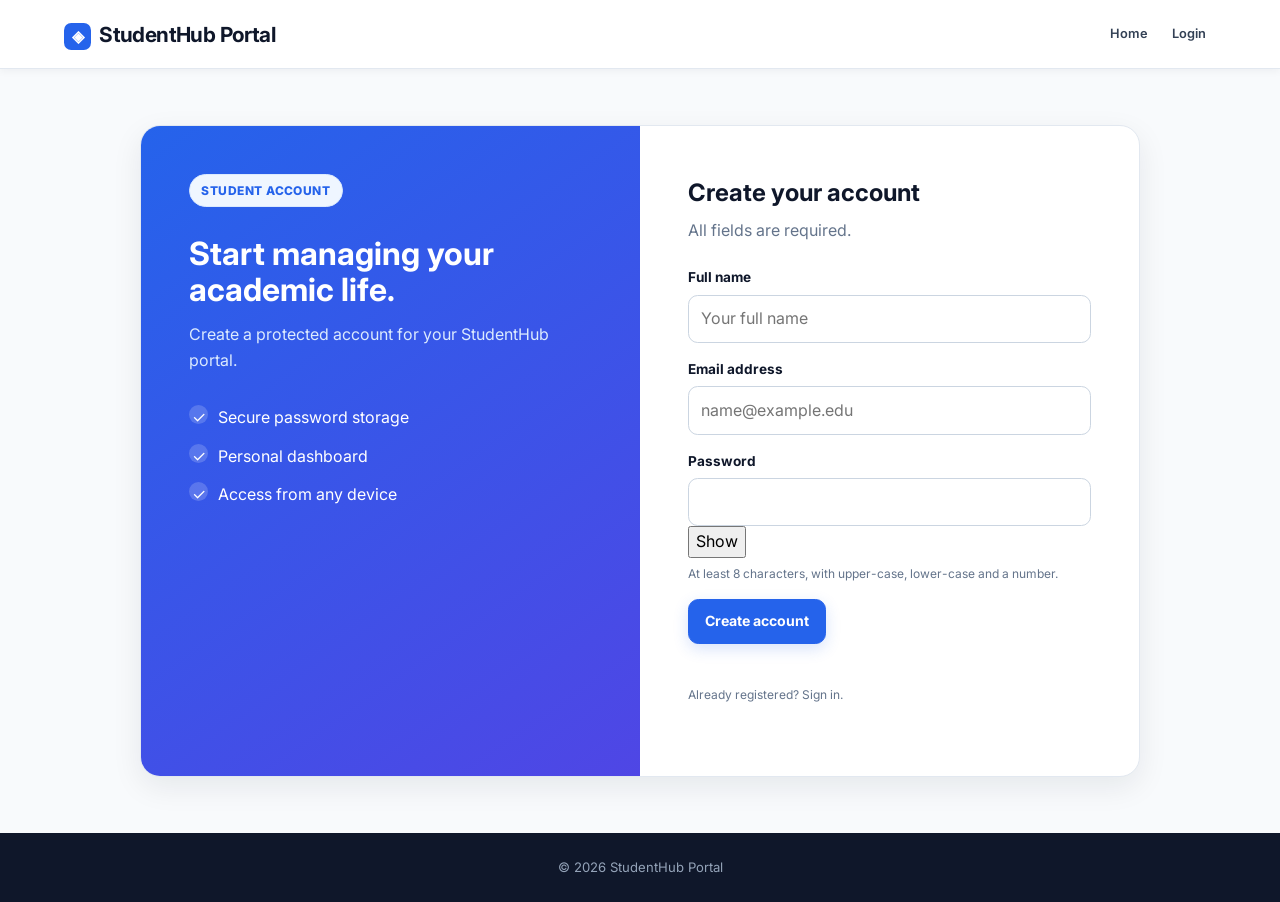
<file: pages/register.html>
<!doctype html><html lang="en"><head><meta charset="utf-8"><meta name="viewport" content="width=device-width,initial-scale=1"><title>Register | StudentHub</title><link rel="stylesheet" href="../style.css"></head><body><header><div class="logo-section"><h1>StudentHub Portal</h1></div><nav aria-label="Main navigation"><a href="index.html">Home</a><a href="login.html">Login</a></nav></header><main class="auth-main"><section class="auth-layout"><div class="auth-aside"><span class="eyebrow">Student account</span><h2>Start managing your academic life.</h2><p>Create a protected account for your StudentHub portal.</p><ul class="auth-points"><li>Secure password storage</li><li>Personal dashboard</li><li>Access from any device</li></ul></div><div class="auth-card"><h2>Create your account</h2><p>All fields are required.</p><form data-api-form="../api/register.php" novalidate><div class="form-group"><label for="fullName">Full name</label><input id="fullName" name="full_name" autocomplete="name" placeholder="Your full name" required minlength="2"></div><div class="form-group"><label for="registerEmail">Email address</label><input id="registerEmail" name="email" type="email" autocomplete="email" placeholder="name@example.edu" required></div><div class="form-group"><label for="registerPassword">Password</label><div class="password-wrapper"><input id="registerPassword" name="password" type="password" autocomplete="new-password" required minlength="8" aria-describedby="passwordHint"><button data-password-toggle="#registerPassword" type="button" aria-label="Show password">Show</button></div><p id="passwordHint" class="form-hint">At least 8 characters, with upper-case, lower-case and a number.</p></div><button class="btn" type="submit">Create account</button><div class="form-message" role="status" aria-live="polite"></div></form><p class="form-hint">Already registered? <a href="login.html">Sign in.</a></p></div></section></main><footer><p>© 2026 StudentHub Portal</p></footer><script src="../js/script.js"></script></body></html>
</file>
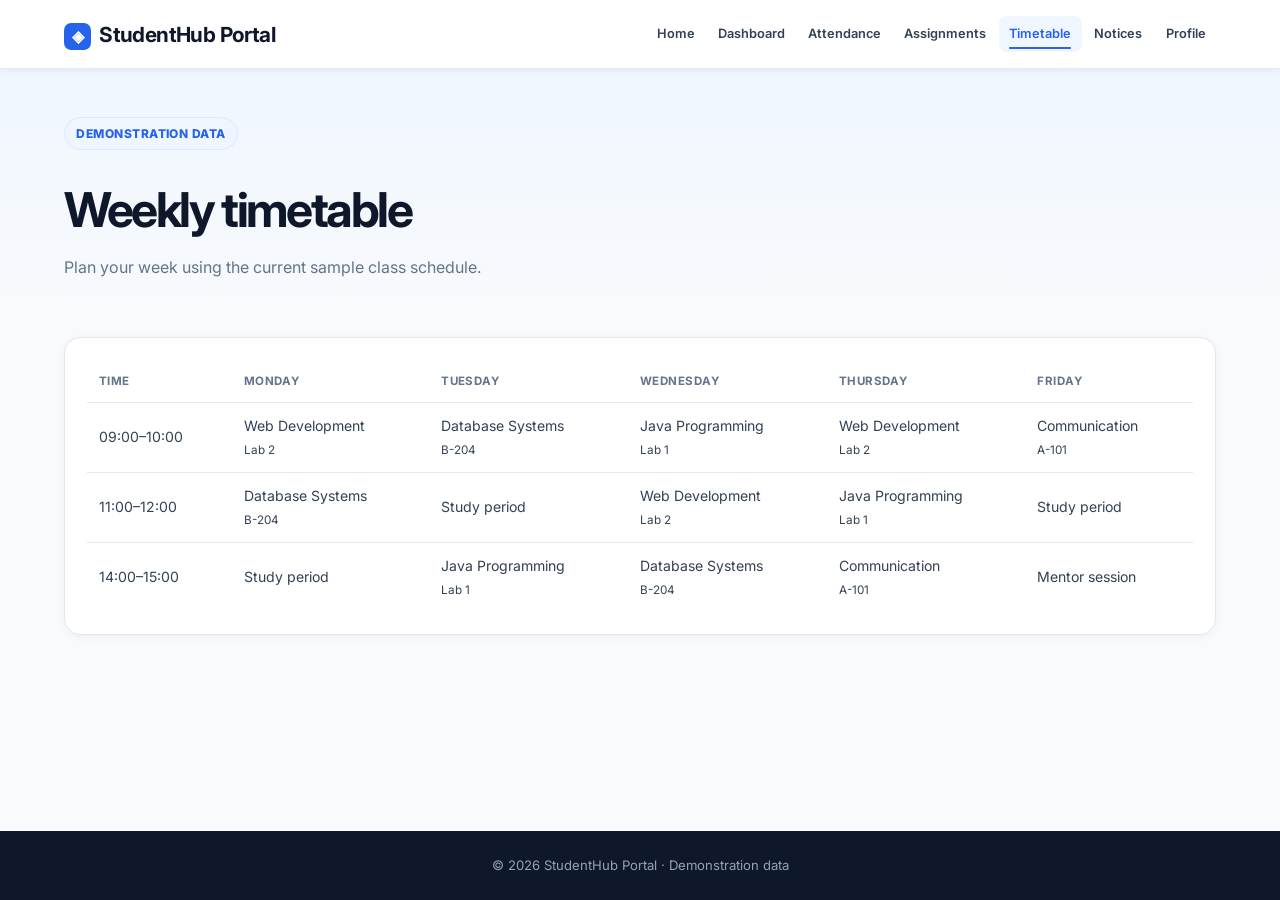
<file: pages/timetable.html>
<!doctype html><html lang="en"><head><meta charset="utf-8"><meta name="viewport" content="width=device-width,initial-scale=1"><title>Timetable | StudentHub</title><link rel="stylesheet" href="../style.css"></head><body><header><div class="logo-section"><h1>StudentHub Portal</h1></div><nav aria-label="Main navigation"><a href="index.html">Home</a><a href="dashboard.html">Dashboard</a><a href="attendance.html">Attendance</a><a href="assignment.html">Assignments</a><a href="timetable.html">Timetable</a><a href="notice.html">Notices</a><a href="profile.html">Profile</a></nav></header><main><section class="page-hero"><div class="inner"><span class="eyebrow">Demonstration data</span><h2>Weekly timetable</h2><p>Plan your week using the current sample class schedule.</p></div></section><section class="page-shell"><article class="card"><table class="data-table"><thead><tr><th>Time</th><th>Monday</th><th>Tuesday</th><th>Wednesday</th><th>Thursday</th><th>Friday</th></tr></thead><tbody><tr><td>09:00–10:00</td><td>Web Development<br><small>Lab 2</small></td><td>Database Systems<br><small>B-204</small></td><td>Java Programming<br><small>Lab 1</small></td><td>Web Development<br><small>Lab 2</small></td><td>Communication<br><small>A-101</small></td></tr><tr><td>11:00–12:00</td><td>Database Systems<br><small>B-204</small></td><td>Study period</td><td>Web Development<br><small>Lab 2</small></td><td>Java Programming<br><small>Lab 1</small></td><td>Study period</td></tr><tr><td>14:00–15:00</td><td>Study period</td><td>Java Programming<br><small>Lab 1</small></td><td>Database Systems<br><small>B-204</small></td><td>Communication<br><small>A-101</small></td><td>Mentor session</td></tr></tbody></table></article></section></main><footer><p>© 2026 StudentHub Portal · Demonstration data</p></footer><script src="../js/script.js"></script></body></html>
</file>
<file: style.css>
@import url('https://fonts.googleapis.com/css2?family=Inter:wght@400;500;600;700;800&display=swap');
:root{--primary:#2563eb;--primary-dark:#1d4ed8;--secondary:#4f46e5;--navy:#0f172a;--text:#334155;--muted:#64748b;--background:#f8fafc;--surface:#fff;--border:#e2e8f0;--blue-light:#eff6ff;--success:#15803d;--warning:#b45309;--danger:#b91c1c;--shadow-sm:0 2px 8px #0f172a0d;--shadow-md:0 10px 30px #0f172a14;--shadow-lg:0 20px 50px #0f172a1f;--radius:16px;--transition:.2s ease}*{box-sizing:border-box}html{scroll-behavior:smooth}body{margin:0;min-height:100vh;display:flex;flex-direction:column;background:var(--background);color:var(--text);font:16px/1.6 Inter,Arial,sans-serif}main{flex:1}a{color:inherit;text-decoration:none}button,input,select,textarea{font:inherit}button{cursor:pointer}img{max-width:100%}
header{position:sticky;top:0;z-index:20;display:flex;align-items:center;justify-content:space-between;gap:1.5rem;padding:1rem 5%;background:#fffffff0;border-bottom:1px solid var(--border);backdrop-filter:blur(14px);box-shadow:var(--shadow-sm)}.logo-section{display:flex;align-items:center;flex-shrink:0}.logo-section h1{margin:0;color:var(--navy);font-size:1.3rem;letter-spacing:-.6px}.logo-section h1::before{content:'◈';display:inline-grid;place-items:center;width:1.7rem;height:1.7rem;margin-right:.5rem;border-radius:.45rem;background:var(--primary);color:#fff;font-size:1rem}nav{display:flex;align-items:center;justify-content:flex-end;gap:.15rem}nav a{position:relative;padding:.5rem .65rem;border-radius:.5rem;color:var(--text);font-size:.8rem;font-weight:600}nav a:hover,nav a.active{color:var(--primary);background:var(--blue-light)}nav a.active::after{content:'';position:absolute;right:.65rem;bottom:.22rem;left:.65rem;height:2px;border-radius:99px;background:currentColor}.mobile-menu-btn{display:none;width:2.6rem;height:2.6rem;border:0;border-radius:.6rem;background:var(--blue-light);color:var(--primary);font-size:1.2rem}
.hero{width:min(1200px,90%);min-height:620px;margin:auto;padding:4.5rem 0;display:grid;grid-template-columns:1.05fr .95fr;align-items:center;gap:4rem}.hero-content{max-width:650px}.hero-badge,.eyebrow{display:inline-flex;align-items:center;gap:.45rem;margin-bottom:1rem;padding:.35rem .7rem;border:1px solid #dbeafe;border-radius:99px;background:var(--blue-light);color:var(--primary);font-size:.75rem;font-weight:800;letter-spacing:.04em;text-transform:uppercase}.hero-badge::before{content:'';width:.4rem;height:.4rem;border-radius:50%;background:currentColor}h1,h2,h3,h4,p{margin-top:0}.hero h2{margin-bottom:1rem;font-size:clamp(2.7rem,5vw,4.4rem);line-height:1.08;letter-spacing:-.07em;background:linear-gradient(90deg,var(--primary),var(--secondary));-webkit-background-clip:text;color:transparent}.hero p{max-width:36rem;color:var(--muted);font-size:1.05rem}.hero-buttons,.access-buttons,.action-row{display:flex;flex-wrap:wrap;gap:.75rem;margin-top:1.8rem}.btn{display:inline-flex;align-items:center;justify-content:center;min-height:2.75rem;padding:.65rem 1rem;border:1px solid var(--primary);border-radius:.65rem;background:var(--primary);color:#fff;font-size:.88rem;font-weight:700;box-shadow:0 5px 15px #2563eb2e;transition:transform var(--transition),background var(--transition),box-shadow var(--transition)}.btn:hover{transform:translateY(-2px);background:var(--primary-dark);box-shadow:0 10px 22px #2563eb40}.btn-secondary{background:#fff;color:var(--primary);border-color:#bfdbfe;box-shadow:none}.btn-secondary:hover{background:var(--blue-light);color:var(--primary-dark)}.btn-danger{background:var(--danger);border-color:var(--danger)}
.hero-visual{position:relative;display:grid;place-items:center}.hero-visual::before{content:'';position:absolute;width:19rem;height:19rem;border-radius:50%;background:linear-gradient(135deg,#2563eb29,#4f46e51f);filter:blur(35px);z-index:-1}.dashboard-preview{width:min(100%,480px);padding:.75rem;border:1px solid var(--border);border-radius:1.5rem;background:#fff;box-shadow:var(--shadow-lg);transform:perspective(1000px) rotateY(-4deg) rotateX(2deg);transition:transform .4s ease}.dashboard-preview:hover{transform:perspective(1000px) translateY(-5px)}.preview-header{display:flex;gap:.35rem;padding:.55rem}.preview-header span{width:.55rem;height:.55rem;border-radius:50%;background:#cbd5e1}.preview-content{padding:.8rem}.preview-card{height:6rem;margin-bottom:.8rem;border-radius:.8rem;background:linear-gradient(135deg,#f1f5f9,#e0e7ff)}.preview-card.large{height:8rem;background:linear-gradient(135deg,#2563eb,#4f46e5)}.preview-row{display:grid;grid-template-columns:1fr 1fr;gap:.8rem}.preview-row .preview-card{height:6.7rem}.preview-card.small{height:4.5rem;margin-bottom:0}
.hero-photo{position:relative;width:min(100%,480px);margin:0;overflow:hidden;border:10px solid #fff;border-radius:1.5rem;background:#fff;box-shadow:var(--shadow-lg);transform:perspective(1000px) rotateY(-4deg) rotateX(2deg);transition:transform .4s ease}.hero-photo:hover{transform:perspective(1000px) translateY(-5px)}.hero-photo img{display:block;width:100%;height:23rem;object-fit:cover}.hero-photo figcaption{position:absolute;right:0;bottom:0;left:0;padding:1.1rem 1.25rem;background:linear-gradient(transparent,#0f172ad9);color:#fff;font-size:.88rem}.hero-photo figcaption span{display:block;margin-bottom:.1rem;font-size:.72rem;font-weight:800;letter-spacing:.08em;text-transform:uppercase;color:#bfdbfe}
.features,.page-shell{width:min(1200px,90%);margin:2rem auto 5rem}.section-heading{max-width:44rem;margin:0 auto 2.6rem;text-align:center}.section-heading>span,.section-label{color:var(--primary);font-size:.75rem;font-weight:800;letter-spacing:.08em;text-transform:uppercase}.section-heading h3{margin:.45rem 0 .6rem;color:var(--navy);font-size:clamp(1.8rem,4vw,2.5rem);line-height:1.2;letter-spacing:-.04em}.section-heading p,.muted{color:var(--muted)}.feature-grid{display:grid;grid-template-columns:repeat(3,1fr);gap:1.25rem}.feature-card,.card{border:1px solid var(--border);border-radius:var(--radius);background:var(--surface);box-shadow:var(--shadow-sm)}.feature-card{position:relative;min-height:10.5rem;padding:1.4rem;display:flex;align-items:flex-start;gap:1rem;transition:transform var(--transition),box-shadow var(--transition),border-color var(--transition)}.feature-card:hover{transform:translateY(-5px);border-color:#bfdbfe;box-shadow:var(--shadow-md)}.feature-icon{display:grid;place-items:center;flex:0 0 3rem;height:3rem;border-radius:.8rem;background:var(--blue-light);color:var(--primary);font-size:1.25rem;font-weight:800}.feature-card h4{margin:.1rem 0 .3rem;color:var(--navy)}.feature-card p{margin:0;color:var(--muted);font-size:.86rem}.feature-arrow{position:absolute;right:1.25rem;bottom:1rem;color:var(--primary);font-size:1.1rem}.portal-access{width:min(1100px,90%);margin:0 auto 5rem;padding:2.75rem 3rem;display:flex;align-items:center;justify-content:space-between;gap:2rem;border:1px solid #dbeafe;border-radius:1.5rem;background:linear-gradient(135deg,#eff6ff,#eef2ff)}.portal-access h3{margin:.35rem 0;color:var(--navy);font-size:1.6rem}.portal-access p{margin:0;color:var(--muted)}
.page-hero{padding:3rem 0 1.5rem;background:linear-gradient(180deg,#eff6ff,transparent)}.page-hero .inner{width:min(1200px,90%);margin:auto}.page-hero h2{margin:.4rem 0;color:var(--navy);font-size:clamp(2rem,4vw,3rem);letter-spacing:-.05em}.page-hero p{max-width:46rem;margin:0;color:var(--muted)}.page-grid{display:grid;grid-template-columns:2fr 1fr;gap:1.25rem}.card{padding:1.35rem}.card h3{margin-bottom:.95rem;color:var(--navy);font-size:1.05rem}.card-head{display:flex;align-items:center;justify-content:space-between;gap:1rem;margin-bottom:1rem}.card-head h3{margin:0}.status{display:inline-flex;align-items:center;padding:.2rem .5rem;border-radius:99px;background:#ecfdf5;color:var(--success);font-size:.73rem;font-weight:800}.status.warning{background:#fffbeb;color:var(--warning)}.status.danger{background:#fef2f2;color:var(--danger)}.stats-grid{display:grid;grid-template-columns:repeat(4,1fr);gap:1rem;margin-bottom:1.25rem}.stat-card{padding:1.1rem;border:1px solid var(--border);border-radius:var(--radius);background:#fff}.stat-card small{display:block;color:var(--muted);font-weight:600}.stat-card strong{display:block;margin-top:.25rem;color:var(--navy);font-size:1.65rem;line-height:1.2}.stat-card .status{margin-top:.5rem}.data-table{width:100%;border-collapse:collapse}.data-table th,.data-table td{padding:.75rem;border-bottom:1px solid var(--border);text-align:left;font-size:.88rem}.data-table th{color:var(--muted);font-size:.72rem;letter-spacing:.04em;text-transform:uppercase}.data-table tr:last-child td{border-bottom:0}.list{display:grid;gap:.7rem;padding:0;margin:0;list-style:none}.list-item{display:flex;justify-content:space-between;align-items:center;gap:.75rem;padding-bottom:.7rem;border-bottom:1px solid var(--border);font-size:.88rem}.list-item:last-child{padding-bottom:0;border:0}.list-item strong{display:block;color:var(--navy)}.list-item small{color:var(--muted)}.progress{overflow:hidden;height:.5rem;border-radius:99px;background:#e2e8f0}.progress>span{display:block;height:100%;border-radius:inherit;background:var(--primary)}
.auth-main{display:grid;place-items:center;padding:3.5rem 5%}.auth-layout{width:min(100%,1000px);display:grid;grid-template-columns:1fr 1fr;overflow:hidden;border:1px solid var(--border);border-radius:1.25rem;background:#fff;box-shadow:var(--shadow-md)}.auth-aside{padding:3rem;background:linear-gradient(145deg,var(--primary),var(--secondary));color:#fff}.auth-aside h2{margin:.8rem 0;font-size:2rem;line-height:1.15}.auth-aside p{color:#dbeafe}.auth-points{padding:0;margin:2rem 0 0;list-style:none}.auth-points li{margin:.8rem 0}.auth-points li::before{content:'✓';display:inline-grid;place-items:center;width:1.2rem;height:1.2rem;margin-right:.6rem;border-radius:50%;background:#ffffff2e}.auth-card{padding:3rem}.auth-card h2{margin-bottom:.3rem;color:var(--navy)}.auth-card>p{margin-bottom:1.5rem;color:var(--muted)}.form-group{margin-bottom:1rem}label{display:block;margin-bottom:.35rem;color:var(--navy);font-size:.85rem;font-weight:700}input,select,textarea{width:100%;min-height:2.75rem;padding:.65rem .75rem;border:1px solid #cbd5e1;border-radius:.6rem;background:#fff;color:var(--navy)}textarea{min-height:7rem;resize:vertical}input:focus,select:focus,textarea:focus{outline:3px solid #2563eb2e;border-color:var(--primary)}.password-wrapper{position:relative}.password-wrapper input{padding-right:3rem}.password-toggle{position:absolute;top:50%;right:.35rem;width:2.2rem;height:2.2rem;transform:translateY(-50%);border:0;border-radius:.45rem;background:transparent;color:var(--primary)}.form-message{min-height:1.35rem;margin-top:.85rem;font-size:.86rem;font-weight:600}.form-message.error{color:var(--danger)}.form-message.success{color:var(--success)}.form-hint{margin:.35rem 0 0;color:var(--muted);font-size:.75rem}.form-row{display:grid;grid-template-columns:1fr 1fr;gap:1rem}.search-row{display:flex;flex-wrap:wrap;gap:.75rem;margin-bottom:1rem}.search-row input{flex:1 1 14rem}.empty-state{padding:2rem;text-align:center;color:var(--muted)}.notice{padding:1rem;border-left:4px solid var(--primary);border-radius:.45rem;background:var(--blue-light)}.notice h4{margin:0 0 .25rem;color:var(--navy)}.notice p{margin:0;color:var(--muted);font-size:.88rem}.notice+.notice{margin-top:.8rem}footer{margin-top:auto;padding:1.5rem 5%;background:var(--navy);color:#94a3b8;text-align:center;font-size:.82rem}footer p{margin:0}:focus-visible{outline:3px solid #2563eb73;outline-offset:3px}
@media(max-width:1050px){header{align-items:flex-start}nav{flex-wrap:wrap}.hero{grid-template-columns:1fr;gap:2.5rem;text-align:center}.hero-content{margin:auto}.hero p{margin-inline:auto}.hero-buttons{justify-content:center}.page-grid{grid-template-columns:1fr}.stats-grid{grid-template-columns:repeat(2,1fr)}.feature-grid{grid-template-columns:repeat(2,1fr)}}@media(max-width:700px){header{align-items:center;padding:.75rem 5%}.mobile-menu-btn{display:block}nav{position:absolute;top:100%;right:0;left:0;display:none;padding:.75rem 5%;border-bottom:1px solid var(--border);background:#fff;box-shadow:var(--shadow-md)}nav.mobile-active{display:grid;grid-template-columns:repeat(2,1fr)}nav a{padding:.65rem}.hero{min-height:auto;padding:3.5rem 0}.hero h2{font-size:2.65rem}.dashboard-preview,.hero-photo{transform:none}.hero-photo img{height:auto;aspect-ratio:4/3}.feature-grid,.stats-grid,.form-row,.auth-layout{grid-template-columns:1fr}.portal-access{flex-direction:column;align-items:flex-start;padding:2rem}.auth-aside,.auth-card{padding:2rem}.page-shell,.features{width:min(92%,1200px)}.data-table{display:block;overflow-x:auto;white-space:nowrap}.action-row .btn,.hero-buttons .btn{flex:1}}@media(prefers-reduced-motion:reduce){*,*::before,*::after{scroll-behavior:auto!important;animation:none!important;transition:none!important}}
</file>
<file: portal.css>
.filter-buttons{display:flex;flex-wrap:wrap;gap:.45rem}.filter-pill{padding:.5rem .75rem;border:1px solid #bfdbfe;border-radius:99px;background:#fff;color:var(--primary);font-weight:700;font-size:.8rem;cursor:pointer}.filter-pill:hover,.filter-pill.active{border-color:var(--primary);background:var(--primary);color:#fff}.event-grid{display:grid;grid-template-columns:repeat(3,1fr);gap:1.25rem}.event-card{overflow:hidden;border:1px solid var(--border);border-radius:var(--radius);background:#fff;box-shadow:var(--shadow-sm);transition:transform var(--transition),box-shadow var(--transition)}.event-card:hover{transform:translateY(-4px);box-shadow:var(--shadow-md)}.event-card img{display:block;width:100%;height:12rem;object-fit:cover}.event-card>div{padding:1.2rem}.event-card h3{margin:.7rem 0 .35rem;color:var(--navy)}.event-card p{min-height:4.5rem;margin:0;color:var(--muted);font-size:.88rem}.event-card small{display:block;margin:.9rem 0;color:var(--muted);font-weight:700}.about-layout{display:grid;grid-template-columns:1fr 1fr;align-items:center;gap:3rem;margin-bottom:3rem}.about-layout img{width:100%;height:23rem;object-fit:cover;border-radius:var(--radius);box-shadow:var(--shadow-md)}.about-layout h2{margin:.45rem 0;color:var(--navy);font-size:2rem;letter-spacing:-.04em}.check-list{display:grid;gap:.65rem;padding:0;margin:1.25rem 0 0;list-style:none}.check-list li::before{content:'✓';display:inline-grid;place-items:center;width:1.25rem;height:1.25rem;margin-right:.6rem;border-radius:50%;background:#dbeafe;color:var(--primary);font-size:.75rem;font-weight:800}.faq-list{display:grid;gap:.75rem;max-width:850px}.faq-list details{padding:1rem 1.2rem;border:1px solid var(--border);border-radius:.75rem;background:#fff;box-shadow:var(--shadow-sm)}.faq-list summary{cursor:pointer;color:var(--navy);font-weight:800}.faq-list p{margin:1rem 0 0;color:var(--muted)}
@media(max-width:1050px){.event-grid{grid-template-columns:repeat(2,1fr)}}@media(max-width:700px){.event-grid,.about-layout{grid-template-columns:1fr}.about-layout{gap:1.5rem}.about-layout img{height:18rem}}
</file>
